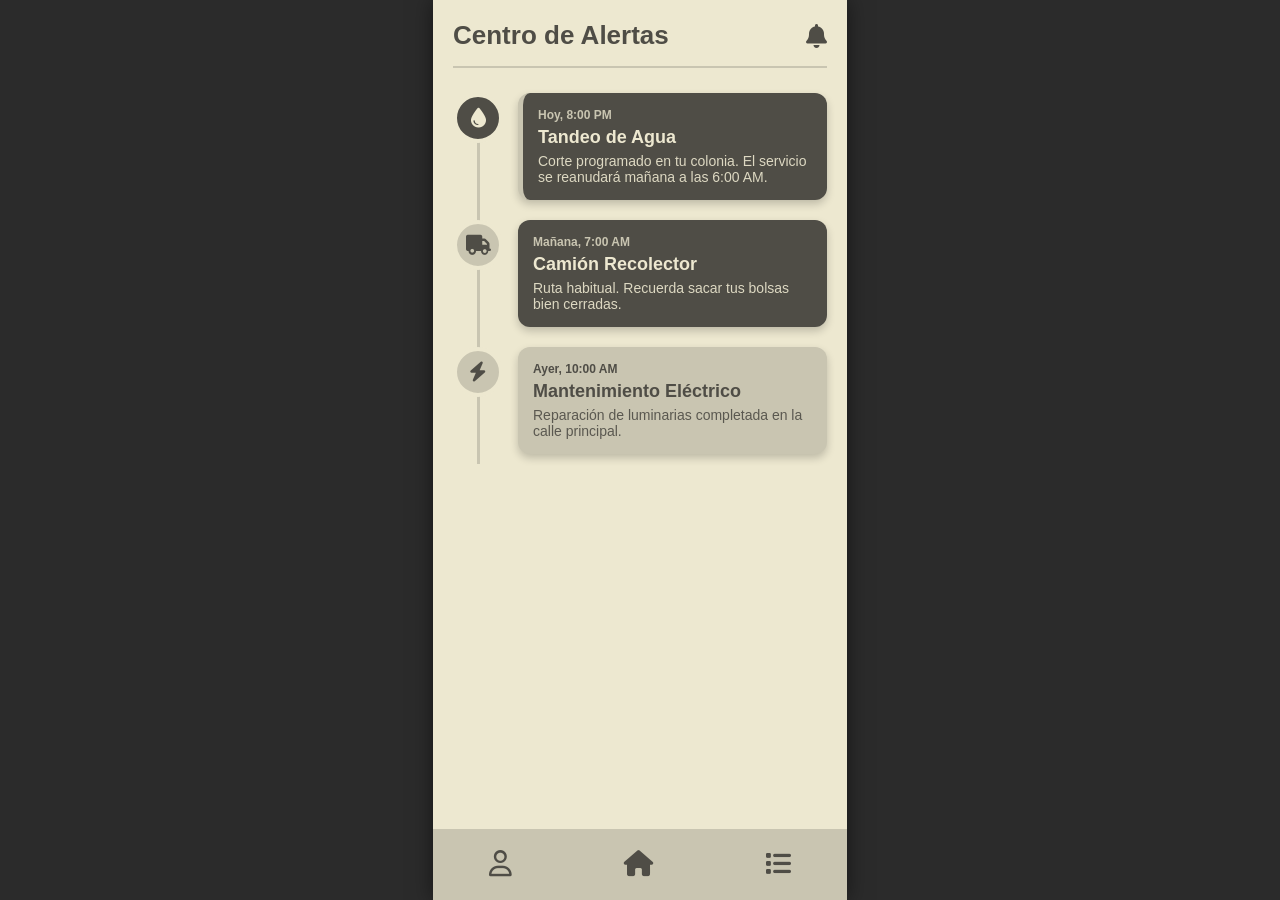
<file: alertas.html>
<!DOCTYPE html>
<html lang="es">
<head>
    <meta charset="UTF-8">
    <meta name="viewport" content="width=device-width, initial-scale=1.0">
    <title>Centro de Alertas</title>
    <link rel="stylesheet" href="https://cdnjs.cloudflare.com/ajax/libs/font-awesome/6.4.0/css/all.min.css">
    <link rel="stylesheet" href="css/style.css">
</head>
<body>
    <div class="app-container">
    
        <header class="top-bar-alerts">
            <h1>Centro de Alertas</h1>
            <i class="fa-solid fa-bell"></i>
        </header>

        <div class="alerts-timeline">
            <div class="alert-card critical">
                <div class="alert-icon"><i class="fa-solid fa-droplet"></i></div>
                <div class="alert-content">
                    <span class="alert-time">Hoy, 8:00 PM</span>
                    <h3>Tandeo de Agua</h3>
                    <p>Corte programado en tu colonia. El servicio se reanudará mañana a las 6:00 AM.</p>
                </div>
            </div>
            <div class="alert-card">
                <div class="alert-icon"><i class="fa-solid fa-truck"></i></div>
                <div class="alert-content">
                    <span class="alert-time">Mañana, 7:00 AM</span>
                    <h3>Camión Recolector</h3>
                    <p>Ruta habitual. Recuerda sacar tus bolsas bien cerradas.</p>
                </div>
            </div>

            <div class="alert-card resolved">
                <div class="alert-icon"><i class="fa-solid fa-bolt"></i></div>
                <div class="alert-content">
                    <span class="alert-time">Ayer, 10:00 AM</span>
                    <h3>Mantenimiento Eléctrico</h3>
                    <p>Reparación de luminarias completada en la calle principal.</p>
                </div>
            </div>

        </div>
        <nav class="bottom-nav">
            <a href="#" class="nav-item"><i class="fa-regular fa-user"></i></a>
            <a href="index.html" class="nav-item"><i class="fa-solid fa-house"></i></a>
            <a href="alertas.html" class="nav-item active"><i class="fa-solid fa-list"></i></a>
        </nav>

    </div>
</body>
</html>
</file>
<file: css/style.css>
/* Paleta de Colores estricta */
:root {
    --color-1: #EDE8D0; /* Fondo general y tarjetas */
    --color-2: #C9C5B1; /* Buscador, saludo, y nav inferior */
    --color-3: #787569; /* Textos secundarios */
    --color-4: #4F4D46; /* Textos principales e íconos */
}

* {
    margin: 0;
    padding: 0;
    box-sizing: border-box;
    font-family: 'Segoe UI', Roboto, Helvetica, Arial, sans-serif;
}

body {
    background-color: #2b2b2b; /* Fondo oscuro exterior para simular celular en PC */
    display: flex;
    justify-content: center;
    min-height: 100vh;
}

.app-container {
    background-color: var(--color-1);
    width: 100%;
    max-width: 414px; /* Ancho estándar de móvil */
    position: relative;
    padding: 20px 20px 90px 20px; /* Espacio inferior para el nav */
    overflow-x: hidden;
    box-shadow: 0 0 20px rgba(0,0,0,0.5);
}

/* ================= Top Bar ================= */
.top-bar {
    display: flex;
    justify-content: space-between;
    align-items: center;
    margin-bottom: 20px;
    gap: 15px;
}

.search-bar {
    background-color: var(--color-2);
    border-radius: 12px;
    display: flex;
    align-items: center;
    padding: 12px 15px;
    flex-grow: 1;
}

.search-bar i {
    color: var(--color-4);
    margin-right: 10px;
}

.search-bar input {
    border: none;
    background: transparent;
    outline: none;
    color: var(--color-4);
    font-size: 16px;
    width: 100%;
}

.search-bar input::placeholder {
    color: var(--color-3);
}

.profile-avatar {
    width: 45px;
    height: 45px;
    background-color: var(--color-4);
    border-radius: 50%;
    display: flex;
    justify-content: center;
    align-items: center;
    color: var(--color-1);
    font-size: 20px;
}

/* ================= Tarjeta de Saludo ================= */
.greeting-card {
    background-color: var(--color-2);
    border-radius: 12px;
    padding: 25px 20px;
    text-align: center;
    margin-bottom: 25px;
    box-shadow: 0px 6px 12px rgba(0, 0, 0, 0.08); /* Sombra suave de la maqueta */
}

.greeting-card h1 {
    color: var(--color-4);
    font-size: 26px;
    font-weight: 400;
    margin-bottom: 5px;
}

.greeting-card p {
    color: var(--color-3);
    font-size: 15px;
}

/* ================= Filtros ================= */
.filters {
    display: flex;
    gap: 10px;
    overflow-x: auto;
    margin-bottom: 20px;
    padding-bottom: 10px;
}

.filters::-webkit-scrollbar {
    display: none; /* Oculta scrollbar en Chrome/Safari */
}

.filter-btn {
    background-color: var(--color-1);
    border: 2px solid var(--color-3);
    color: var(--color-4);
    padding: 8px 16px;
    border-radius: 20px;
    font-size: 14px;
    white-space: nowrap;
    cursor: pointer;
    font-weight: 600;
    transition: all 0.2s ease;
}

.filter-btn.active {
    background-color: var(--color-4);
    color: var(--color-1);
    border-color: var(--color-4);
}

/* ================= Lista de Reportes ================= */
.reports-list {
    display: flex;
    flex-direction: column;
    gap: 18px;
}

.report-card {
    background-color: var(--color-1);
    border-radius: 12px;
    padding: 20px 25px;
    box-shadow: 4px 6px 10px rgba(0, 0, 0, 0.12); /* Réplica de la sombra de tu diseño */
    position: relative;
    border: 1px solid rgba(201, 197, 177, 0.5); /* Borde sutil del --color-2 */
}

/* Etiquetas de Estado */
.status-badge {
    position: absolute;
    top: -10px;
    left: 20px;
    background-color: var(--color-4);
    color: var(--color-1);
    padding: 4px 12px;
    border-radius: 8px;
    font-size: 12px;
    font-weight: bold;
    box-shadow: 0 2px 4px rgba(0,0,0,0.2);
}

.card-content {
    display: flex;
    justify-content: space-between;
    align-items: center;
    margin-top: 5px;
}

.card-text h2 {
    color: var(--color-4);
    font-size: 24px;
    font-weight: 700;
    margin-bottom: 5px;
}

.card-text p {
    color: var(--color-3);
    font-size: 14px;
}

.card-icon i {
    font-size: 45px;
    color: var(--color-4);
}

/* ================= Botón Flotante ================= */
.fab-btn {
    position: absolute;
    bottom: 100px;
    right: 20px;
    width: 60px;
    height: 60px;
    background-color: var(--color-4);
    color: var(--color-1);
    border: none;
    border-radius: 50%;
    font-size: 24px;
    box-shadow: 0 6px 12px rgba(0,0,0,0.3);
    cursor: pointer;
    z-index: 10;
}

/* ================= Nav Inferior ================= */
.bottom-nav {
    position: absolute;
    bottom: 0;
    left: 0;
    width: 100%;
    background-color: var(--color-2);
    display: flex;
    justify-content: space-around;
    align-items: center;
    padding: 20px 0;
}

.nav-item {
    color: var(--color-4);
    font-size: 26px;
    text-decoration: none;
    transition: transform 0.2s;
}

.nav-item:hover {
    transform: scale(1.1);
}

/* ================= Nuevo Reporte ================= */
.top-bar-back {
    display: flex;
    align-items: center;
    margin-bottom: 25px;
    gap: 15px;
}

.back-btn {
    background-color: var(--color-4);
    color: var(--color-1);
    width: 45px;
    height: 45px;
    border-radius: 12px;
    display: flex;
    justify-content: center;
    align-items: center;
    text-decoration: none;
    font-size: 20px;
    box-shadow: 0 4px 6px rgba(0,0,0,0.1);
}

.top-bar-back h1 {
    color: var(--color-4);
    font-size: 26px;
    font-weight: 700;
}

.report-form {
    display: flex;
    flex-direction: column;
    gap: 22px;
}

.form-group label {
    display: block;
    color: var(--color-4);
    font-weight: 700;
    margin-bottom: 12px;
    font-size: 16px;
}

/* Selector de Categorías (Ocultar el input nativo) */
.category-selector {
    display: flex;
    gap: 12px;
}

.category-option {
    flex: 1;
    cursor: pointer;
}

.category-option input {
    display: none;
}

/* Tarjetas de Selección */
.category-card {
    background-color: var(--color-2);
    border: 3px solid transparent;
    border-radius: 12px;
    padding: 15px 10px;
    text-align: center;
    color: var(--color-4);
    transition: all 0.2s ease;
}

.category-card i {
    font-size: 26px;
    display: block;
    margin-bottom: 8px;
}

.category-card span {
    font-size: 14px;
    font-weight: 700;
}

/* Estado Activo (Seleccionado) */
.category-option input:checked + .category-card {
    background-color: var(--color-4);
    color: var(--color-1);
    border-color: var(--color-4);
    transform: translateY(-3px);
    box-shadow: 0 6px 12px rgba(0,0,0,0.2);
}

/* Mapa Placeholder */
.map-placeholder {
    background-color: var(--color-4);
    height: 160px;
    border-radius: 12px;
    display: flex;
    flex-direction: column;
    justify-content: center;
    align-items: center;
    color: var(--color-1);
    position: relative;
    overflow: hidden;
    box-shadow: inset 0 0 20px rgba(0,0,0,0.5);
}

/* Patrón de puntos para el mapa */
.map-placeholder::after {
    content: '';
    position: absolute;
    width: 100%;
    height: 100%;
    background-image: radial-gradient(var(--color-3) 2px, transparent 2px);
    background-size: 20px 20px;
    opacity: 0.3;
}

.map-placeholder i {
    font-size: 35px;
    margin-bottom: 10px;
    z-index: 1;
    animation: bounce 2s infinite ease-in-out;
}

.map-placeholder p {
    z-index: 1;
    font-size: 15px;
    font-weight: 700;
}

/* Área de Upload Fotográfico */
.photo-upload {
    background-color: var(--color-1);
    border: 3px dashed var(--color-4);
    border-radius: 12px;
    padding: 35px;
    text-align: center;
    color: var(--color-4);
    cursor: pointer;
    transition: background-color 0.2s;
}

.photo-upload:hover {
    background-color: var(--color-2);
}

.photo-upload i {
    font-size: 40px;
    margin-bottom: 15px;
}

.photo-upload p {
    font-weight: 700;
    font-size: 15px;
}

/* Textarea de Detalles */
textarea {
    width: 100%;
    background-color: var(--color-2);
    border: none;
    border-radius: 12px;
    padding: 18px;
    color: var(--color-4);
    font-size: 15px;
    resize: none;
    height: 110px;
    outline: none;
}

textarea::placeholder {
    color: var(--color-3);
    font-weight: 600;
}

/* Botón Enviar Principal */
.submit-btn {
    background-color: var(--color-4);
    color: var(--color-1);
    border: none;
    border-radius: 12px;
    padding: 20px;
    font-size: 18px;
    font-weight: 800;
    cursor: pointer;
    margin-top: 15px;
    box-shadow: 0 6px 12px rgba(0,0,0,0.3);
    transition: transform 0.2s;
}

.submit-btn:active {
    transform: scale(0.98);
}

/* Animación del pin de ubicación */
@keyframes bounce {
    0%, 100% { transform: translateY(0); }
    50% { transform: translateY(-8px); }
}

/* ================= Centro de Alertas ================= */
.top-bar-alerts {
    display: flex;
    justify-content: space-between;
    align-items: center;
    margin-bottom: 25px;
    padding-bottom: 15px;
    border-bottom: 2px solid var(--color-2);
}

.top-bar-alerts h1 {
    color: var(--color-4);
    font-size: 26px;
    font-weight: 800;
}

.top-bar-alerts i {
    font-size: 24px;
    color: var(--color-4);
    animation: ring 4s infinite ease-in-out;
    transform-origin: top center;
}

.alerts-timeline {
    display: flex;
    flex-direction: column;
    gap: 20px;
    position: relative;
    padding-bottom: 20px;
}

/* Línea de tiempo vertical de fondo */
.alerts-timeline::before {
    content: '';
    position: absolute;
    left: 24px;
    top: 10px;
    bottom: 10px;
    width: 3px;
    background-color: var(--color-2);
    z-index: 0;
}

.alert-card {
    display: flex;
    gap: 15px;
    position: relative;
    z-index: 1;
}

.alert-icon {
    width: 50px;
    height: 50px;
    background-color: var(--color-2);
    border-radius: 50%;
    display: flex;
    justify-content: center;
    align-items: center;
    font-size: 20px;
    color: var(--color-4);
    flex-shrink: 0;
    border: 4px solid var(--color-1); /* Efecto de corte con la línea */
}

/* Tarjeta invertida (Fondo oscuro) */
.alert-content {
    background-color: var(--color-4);
    color: var(--color-1);
    padding: 15px;
    border-radius: 12px;
    flex-grow: 1;
    box-shadow: 0 4px 8px rgba(0,0,0,0.2);
}

.alert-time {
    display: block;
    font-size: 12px;
    color: var(--color-2);
    font-weight: 700;
    margin-bottom: 5px;
}

.alert-content h3 {
    font-size: 18px;
    margin-bottom: 5px;
}

.alert-content p {
    font-size: 14px;
    color: var(--color-1);
    opacity: 0.9;
}

/* Variantes de color según urgencia */
.alert-card.critical .alert-icon {
    background-color: var(--color-4);
    color: var(--color-1);
}

.alert-card.critical .alert-content {
    border-left: 5px solid var(--color-2);
}

/* Alerta antigua/informativa (Colores claros) */
.alert-card.resolved .alert-content {
    background-color: var(--color-2);
    color: var(--color-4);
}

.alert-card.resolved .alert-time, 
.alert-card.resolved .alert-content p {
    color: var(--color-4);
}

/* Animación de la campana */
@keyframes ring {
    0%, 10%, 100% { transform: rotate(0); }
    2% { transform: rotate(15deg); }
    4% { transform: rotate(-10deg); }
    6% { transform: rotate(5deg); }
    8% { transform: rotate(-5deg); }
}
</file>
